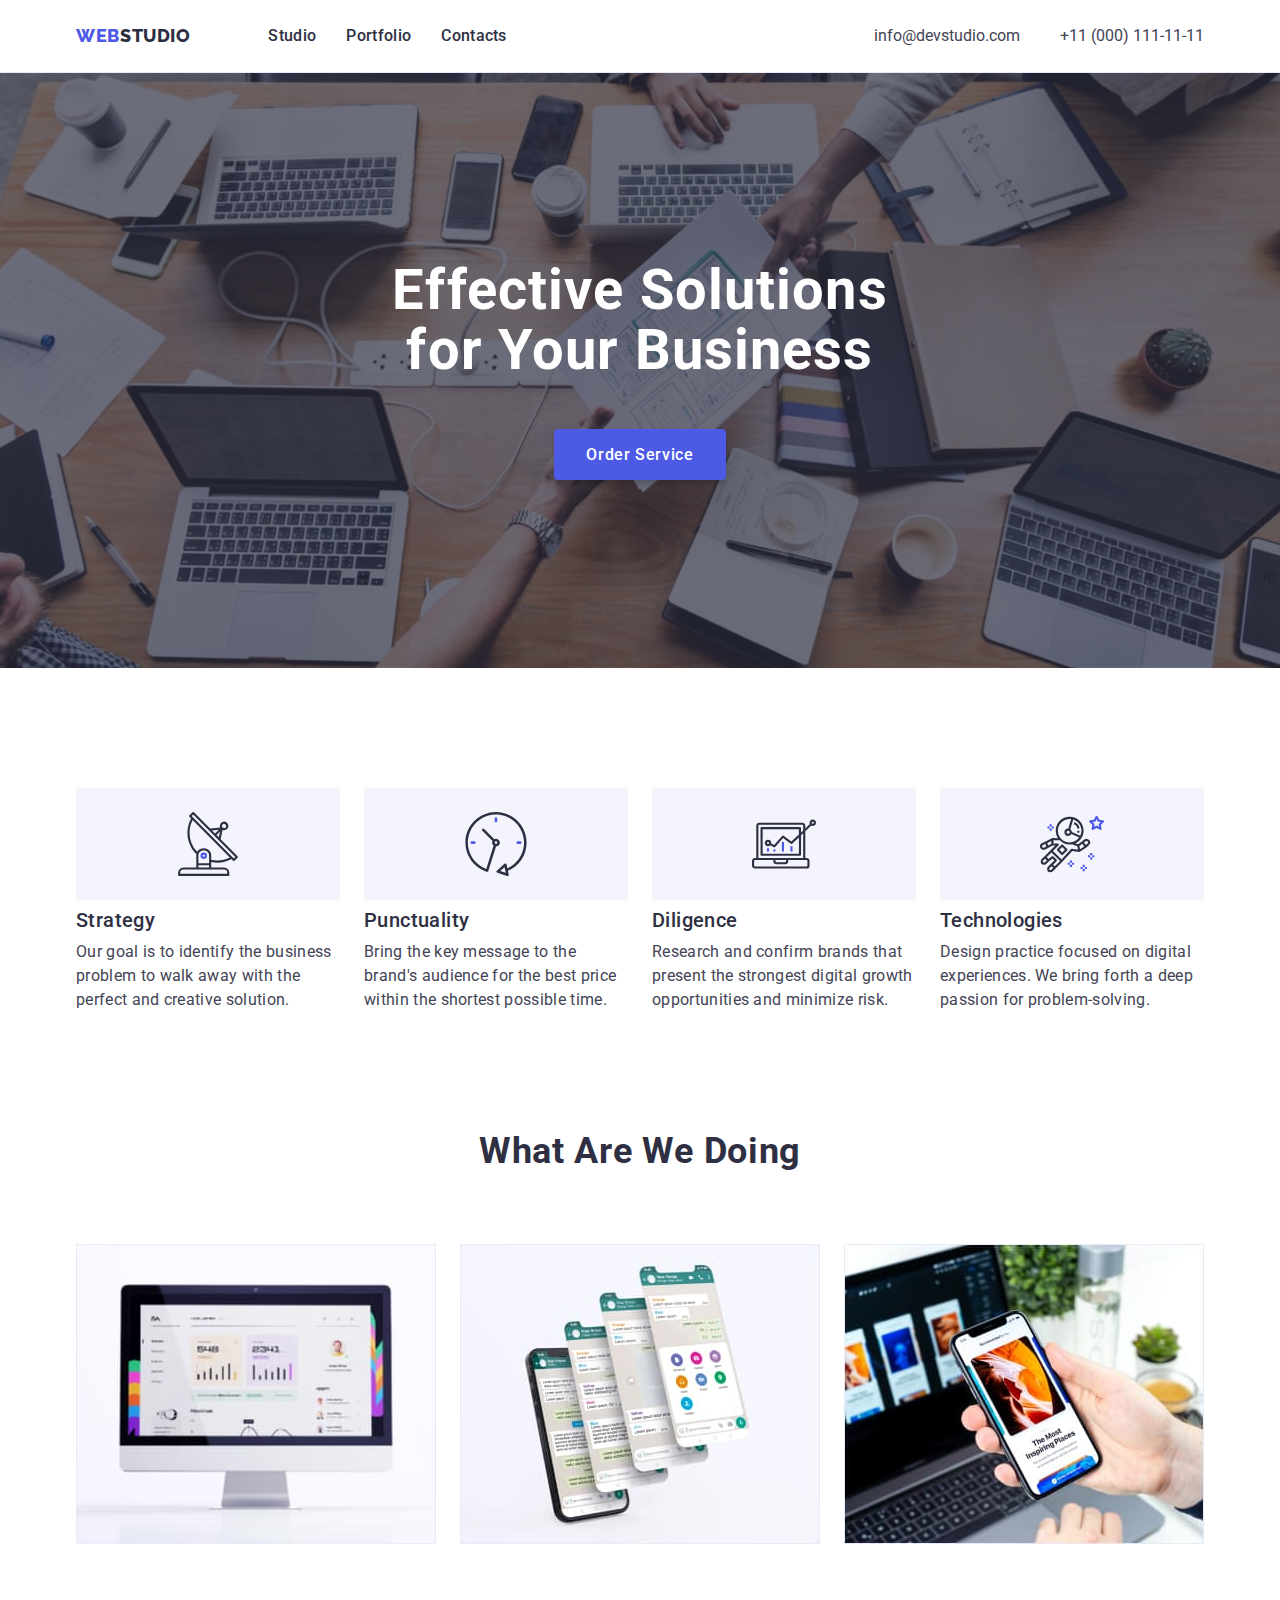
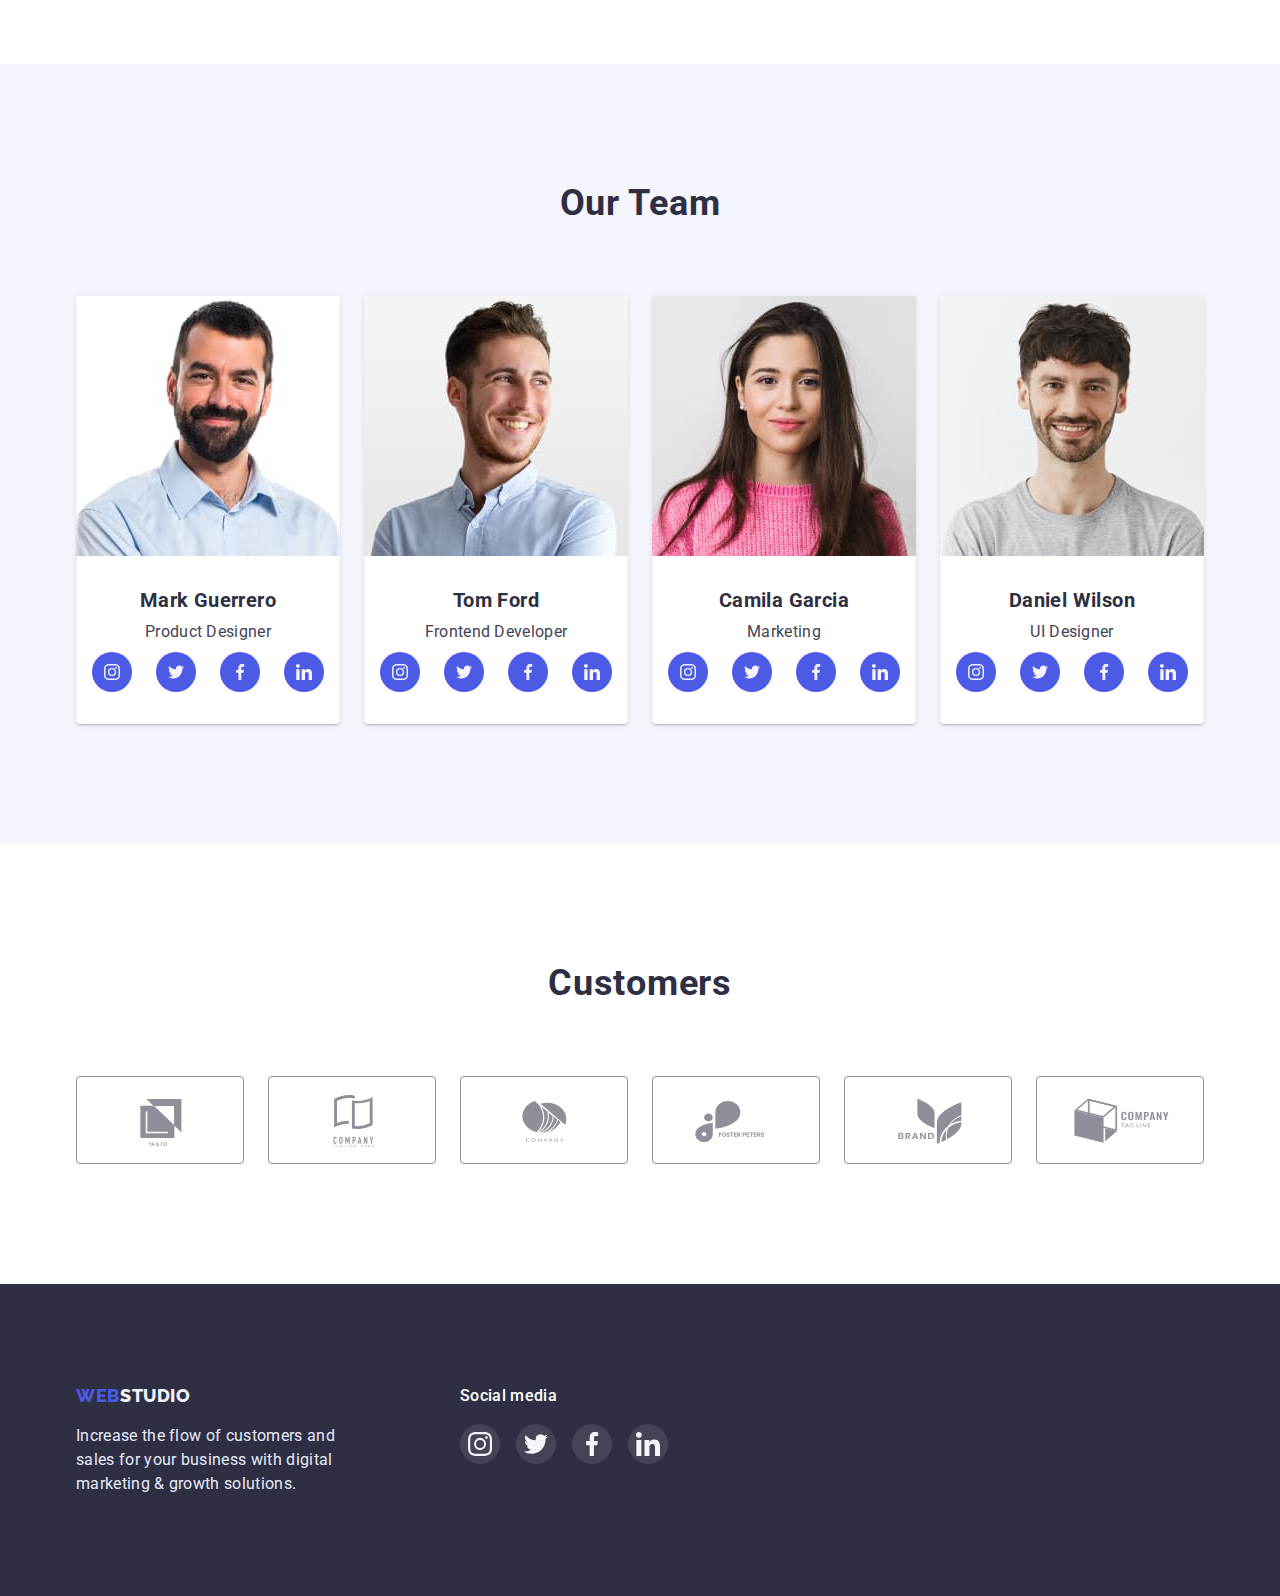
<file: index.html>
<!DOCTYPE html>
<html lang="en">
  <head>
    <meta charset="UTF-8" />
    <meta http-equiv="X-UA-Compatible" content="IE=edge" />
    <meta name="viewport" content="width=device-width, initial-scale=1.0" />
    <title>Web Studio</title>
    <link rel="preconnect" href="https://fonts.googleapis.com" />
    <link rel="preconnect" href="https://fonts.gstatic.com" crossorigin />
    <link
      href="https://fonts.googleapis.com/css2?family=Raleway:wght@800&family=Roboto:wght@400;500;700&display=swap"
      rel="stylesheet"
    />
    <link
      rel="stylesheet"
      href="https://cdnjs.cloudflare.com/ajax/libs/modern-normalize/1.1.0/modern-normalize.min.css"
    />
    <link rel="stylesheet" href="./css/styles.css" />
  </head>
  <body>
    <!-- Header -->
    <header class="header">
      <div class="container header-container">
        <nav class="header-navigation">
          <a class="logo-link link" href="./index.html">
            <span>WEB</span>
            <span class="header-logo-black">STUDIO</span>
          </a>

          <ul class="header-list list">
            <li class="header-item">
              <a class="header-link link" href="./index.html">Studio</a>
            </li>
            <li class="header-item">
              <a class="header-link link" href="./portfolio.html">Portfolio</a>
            </li>
            <li class="header-item">
              <a class="header-link link" href="">Contacts</a>
            </li>
          </ul>
        </nav>

        <ul class="header-contacts list">
          <li>
            <a class="header-mail link" href="mailto:info@devstudio.com"
              >info@devstudio.com</a
            >
          </li>
          <li>
            <a class="header-tel link" href="tel:+110001111111"
              >+11 (000) 111-11-11</a
            >
          </li>
        </ul>
      </div>
    </header>

    <!-- Main content -->
    <main>
      <!-- Hero section -->
      <section class="hero section">
        <div class="container">
          <h1 class="hero-title">Effective Solutions for Your Business</h1>
          <button class="hero-btn" type="button">Order Service</button>
        </div>
      </section>

      <!-- Features section -->
      <section class="features section">
        <div class="container">
          <h2 class="visually-hidden">Features</h2>
          <ul class="features-list list">
            <li class="features-item">
              <div class="features-bg">
                <svg class="features-icon" width="64" height="64">
                  <use href="./images/icons.svg#icon-antenna"></use>
                </svg>
              </div>
              <h3 class="features-headers">Strategy</h3>
              <p class="features-text">
                Our goal is to identify the business problem to walk away with
                the perfect and creative solution.
              </p>
            </li>
            <li class="features-item">
              <div class="features-bg">
                <svg class="features-icon" width="64" height="64">
                  <use href="./images/icons.svg#icon-clock"></use>
                </svg>
              </div>
              <h3 class="features-headers">Punctuality</h3>
              <p class="features-text">
                Bring the key message to the brand's audience for the best price
                within the shortest possible time.
              </p>
            </li>
            <li class="features-item">
              <div class="features-bg">
                <svg class="features-icon" width="64" height="64">
                  <use href="./images/icons.svg#icon-diagram"></use>
                </svg>
              </div>
              <h3 class="features-headers">Diligence</h3>
              <p class="features-text">
                Research and confirm brands that present the strongest digital
                growth opportunities and minimize risk.
              </p>
            </li>
            <li class="features-item">
              <div class="features-bg">
                <svg class="features-icon" width="64" height="64">
                  <use href="./images/icons.svg#icon-astronaut"></use>
                </svg>
              </div>
              <h3 class="features-headers">Technologies</h3>
              <p class="features-text">
                Design practice focused on digital experiences. We bring forth a
                deep passion for problem-solving.
              </p>
            </li>
          </ul>
        </div>
      </section>

      <!-- Offer section -->
      <section class="offer section">
        <div class="container">
          <h2 class="offer-title">What are we doing</h2>
          <ul class="offer-list list">
            <li class="offer-item">
              <img src="./images/web.jpg" alt="Web Version" width="360" />
            </li>
            <li class="offer-item">
              <img src="./images/mob.jpg" alt="Mobile Version" width="360" />
            </li>
            <li class="offer-item">
              <img src="./images/adaptive.jpg" alt="Adaptive" width="360" />
            </li>
          </ul>
        </div>
      </section>

      <!-- Team section -->
      <section class="team section">
        <div class="container">
          <h2 class="team-title">Our Team</h2>
          <ul class="team-list list">
            <li class="team-item">
              <img
                class="team-photo"
                src="./images/team_1.jpg"
                alt="Player 1"
                width="264"
              />
              <div class="team-under-photo">
                <h3 class="team-names">Mark Guerrero</h3>
                <p class="team-text">Product Designer</p>
                <ul class="member-soc-list list">
                  <li class="member-soc-item">
                    <a href="" class="member-soc-link link">
                      <svg class="member-soc-icon" width="16" height="16">
                        <use href="./images/icons.svg#icon-instagram"></use>
                      </svg>
                    </a>
                  </li>
                  <li class="member-soc-item">
                    <a href="" class="member-soc-link link">
                      <svg class="member-soc-icon" width="16" height="16">
                        <use href="./images/icons.svg#icon-twitter"></use>
                      </svg>
                    </a>
                  </li>
                  <li class="member-soc-item">
                    <a href="" class="member-soc-link link">
                      <svg class="member-soc-icon" width="16" height="16">
                        <use href="./images/icons.svg#icon-facebook"></use>
                      </svg>
                    </a>
                  </li>
                  <li class="member-soc-item">
                    <a href="" class="member-soc-link link">
                      <svg class="member-soc-icon" width="16" height="16">
                        <use href="./images/icons.svg#icon-linkedin"></use>
                      </svg>
                    </a>
                  </li>
                </ul>
              </div>
            </li>
            <li class="team-item">
              <img
                class="team-photo"
                src="./images/team_2.jpg"
                alt="Player 2"
                width="264"
              />
              <div class="team-under-photo">
                <h3 class="team-names">Tom Ford</h3>
                <p class="team-text">Frontend Developer</p>
                <ul class="member-soc-list list">
                  <li class="member-soc-item">
                    <a href="" class="member-soc-link link">
                      <svg class="member-soc-icon" width="16" height="16">
                        <use href="./images/icons.svg#icon-instagram"></use>
                      </svg>
                    </a>
                  </li>
                  <li class="member-soc-item">
                    <a href="" class="member-soc-link link">
                      <svg class="member-soc-icon" width="16" height="16">
                        <use href="./images/icons.svg#icon-twitter"></use>
                      </svg>
                    </a>
                  </li>
                  <li class="member-soc-item">
                    <a href="" class="member-soc-link link">
                      <svg class="member-soc-icon" width="16" height="16">
                        <use href="./images/icons.svg#icon-facebook"></use>
                      </svg>
                    </a>
                  </li>
                  <li class="member-soc-item">
                    <a href="" class="member-soc-link link">
                      <svg class="member-soc-icon" width="16" height="16">
                        <use href="./images/icons.svg#icon-linkedin"></use>
                      </svg>
                    </a>
                  </li>
                </ul>
              </div>
            </li>
            <li class="team-item">
              <img
                class="team-photo"
                src="./images/team_3.jpg"
                alt="Player 3"
                width="264"
              />
              <div class="team-under-photo">
                <h3 class="team-names">Camila Garcia</h3>
                <p class="team-text">Marketing</p>
                <ul class="member-soc-list list">
                  <li class="member-soc-item">
                    <a href="" class="member-soc-link link">
                      <svg class="member-soc-icon" width="16" height="16">
                        <use href="./images/icons.svg#icon-instagram"></use>
                      </svg>
                    </a>
                  </li>
                  <li class="member-soc-item">
                    <a href="" class="member-soc-link link">
                      <svg class="member-soc-icon" width="16" height="16">
                        <use href="./images/icons.svg#icon-twitter"></use>
                      </svg>
                    </a>
                  </li>
                  <li class="member-soc-item">
                    <a href="" class="member-soc-link link">
                      <svg class="member-soc-icon" width="16" height="16">
                        <use href="./images/icons.svg#icon-facebook"></use>
                      </svg>
                    </a>
                  </li>
                  <li class="member-soc-item">
                    <a href="" class="member-soc-link link">
                      <svg class="member-soc-icon" width="16" height="16">
                        <use href="./images/icons.svg#icon-linkedin"></use>
                      </svg>
                    </a>
                  </li>
                </ul>
              </div>
            </li>
            <li class="team-item">
              <img
                class="team-photo"
                src="./images/team_4.jpg"
                alt="Player 4"
                width="264"
              />
              <div class="team-under-photo">
                <h3 class="team-names">Daniel Wilson</h3>
                <p class="team-text">UI Designer</p>
                <ul class="member-soc-list list">
                  <li class="member-soc-item">
                    <a href="" class="member-soc-link link">
                      <svg class="member-soc-icon" width="16" height="16">
                        <use href="./images/icons.svg#icon-instagram"></use>
                      </svg>
                    </a>
                  </li>
                  <li class="member-soc-item">
                    <a href="" class="member-soc-link link">
                      <svg class="member-soc-icon" width="16" height="16">
                        <use href="./images/icons.svg#icon-twitter"></use>
                      </svg>
                    </a>
                  </li>
                  <li class="member-soc-item">
                    <a href="" class="member-soc-link link">
                      <svg class="member-soc-icon" width="16" height="16">
                        <use href="./images/icons.svg#icon-facebook"></use>
                      </svg>
                    </a>
                  </li>
                  <li class="member-soc-item">
                    <a href="" class="member-soc-link link">
                      <svg class="member-soc-icon" width="16" height="16">
                        <use href="./images/icons.svg#icon-linkedin"></use>
                      </svg>
                    </a>
                  </li>
                </ul>
              </div>
            </li>
          </ul>
        </div>
      </section>
    </main>

    <!-- Customers section -->

    <section class="customers section">
      <div class="container">
        <h2 class="customers-title">Customers</h2>
        <ul class="customers-list list">
          <li class="customers-item">
            <a href="" class="customers-link link">
              <svg class="customers-icon" width="104" height="56">
                <use href="./images/icons.svg#icon-client1"></use>
              </svg>
            </a>
          </li>
          <li class="customers-item">
            <a href="" class="customers-link link">
              <svg class="customers-icon" width="104" height="56">
                <use href="./images/icons.svg#icon-client2"></use>
              </svg>
            </a>
          </li>
          <li class="customers-item">
            <a href="" class="customers-link link">
              <svg class="customers-icon" width="104" height="56">
                <use href="./images/icons.svg#icon-client3"></use>
              </svg>
            </a>
          </li>
          <li class="customers-item">
            <a href="" class="customers-link link">
              <svg class="customers-icon" width="104" height="56">
                <use href="./images/icons.svg#icon-client4"></use>
              </svg>
            </a>
          </li>
          <li class="customers-item">
            <a href="" class="customers-link link">
              <svg class="customers-icon" width="104" height="56">
                <use href="./images/icons.svg#icon-client5"></use>
              </svg>
            </a>
          </li>
          <li class="customers-item">
            <a href="" class="customers-link link">
              <svg class="customers-icon" width="104" height="56">
                <use href="./images/icons.svg#icon-client6"></use>
              </svg>
            </a>
          </li>
        </ul>
      </div>
    </section>

    <!-- Footer -->
    <footer class="footer section">
      <div class="container footer-blocks">
        <div class="footer-content">
          <a class="logo-link link" href="./index.html">
            <span>WEB</span>
            <span class="footer-logo-white">STUDIO</span>
          </a>
          <p class="footer-text">
            Increase the flow of customers and sales for your business with
            digital marketing & growth solutions.
          </p>
        </div>
        <div class="footer-soc">
          <h4 class="footer-title-soc">Social media</h4>
          <ul class="footer-soc-list list">
            <li class="footer-soc-item">
              <a href="" class="footer-soc-link link">
                <svg class="footer-soc-icon" width="24" height="24">
                  <use href="./images/icons.svg#icon-instagram"></use>
                </svg>
              </a>
            </li>
            <li class="footer-soc-item">
              <a href="" class="footer-soc-link link">
                <svg class="footer-soc-icon" width="24" height="24">
                  <use href="./images/icons.svg#icon-twitter"></use>
                </svg>
              </a>
            </li>
            <li class="footer-soc-item">
              <a href="" class="footer-soc-link link">
                <svg class="footer-soc-icon" width="24" height="24">
                  <use href="./images/icons.svg#icon-facebook"></use>
                </svg>
              </a>
            </li>
            <li class="footer-soc-item">
              <a href="" class="footer-soc-link link">
                <svg class="footer-soc-icon" width="24" height="24">
                  <use href="./images/icons.svg#icon-linkedin"></use>
                </svg>
              </a>
            </li>
          </ul>
        </div>
      </div>
    </footer>
  </body>
</html>
</file>
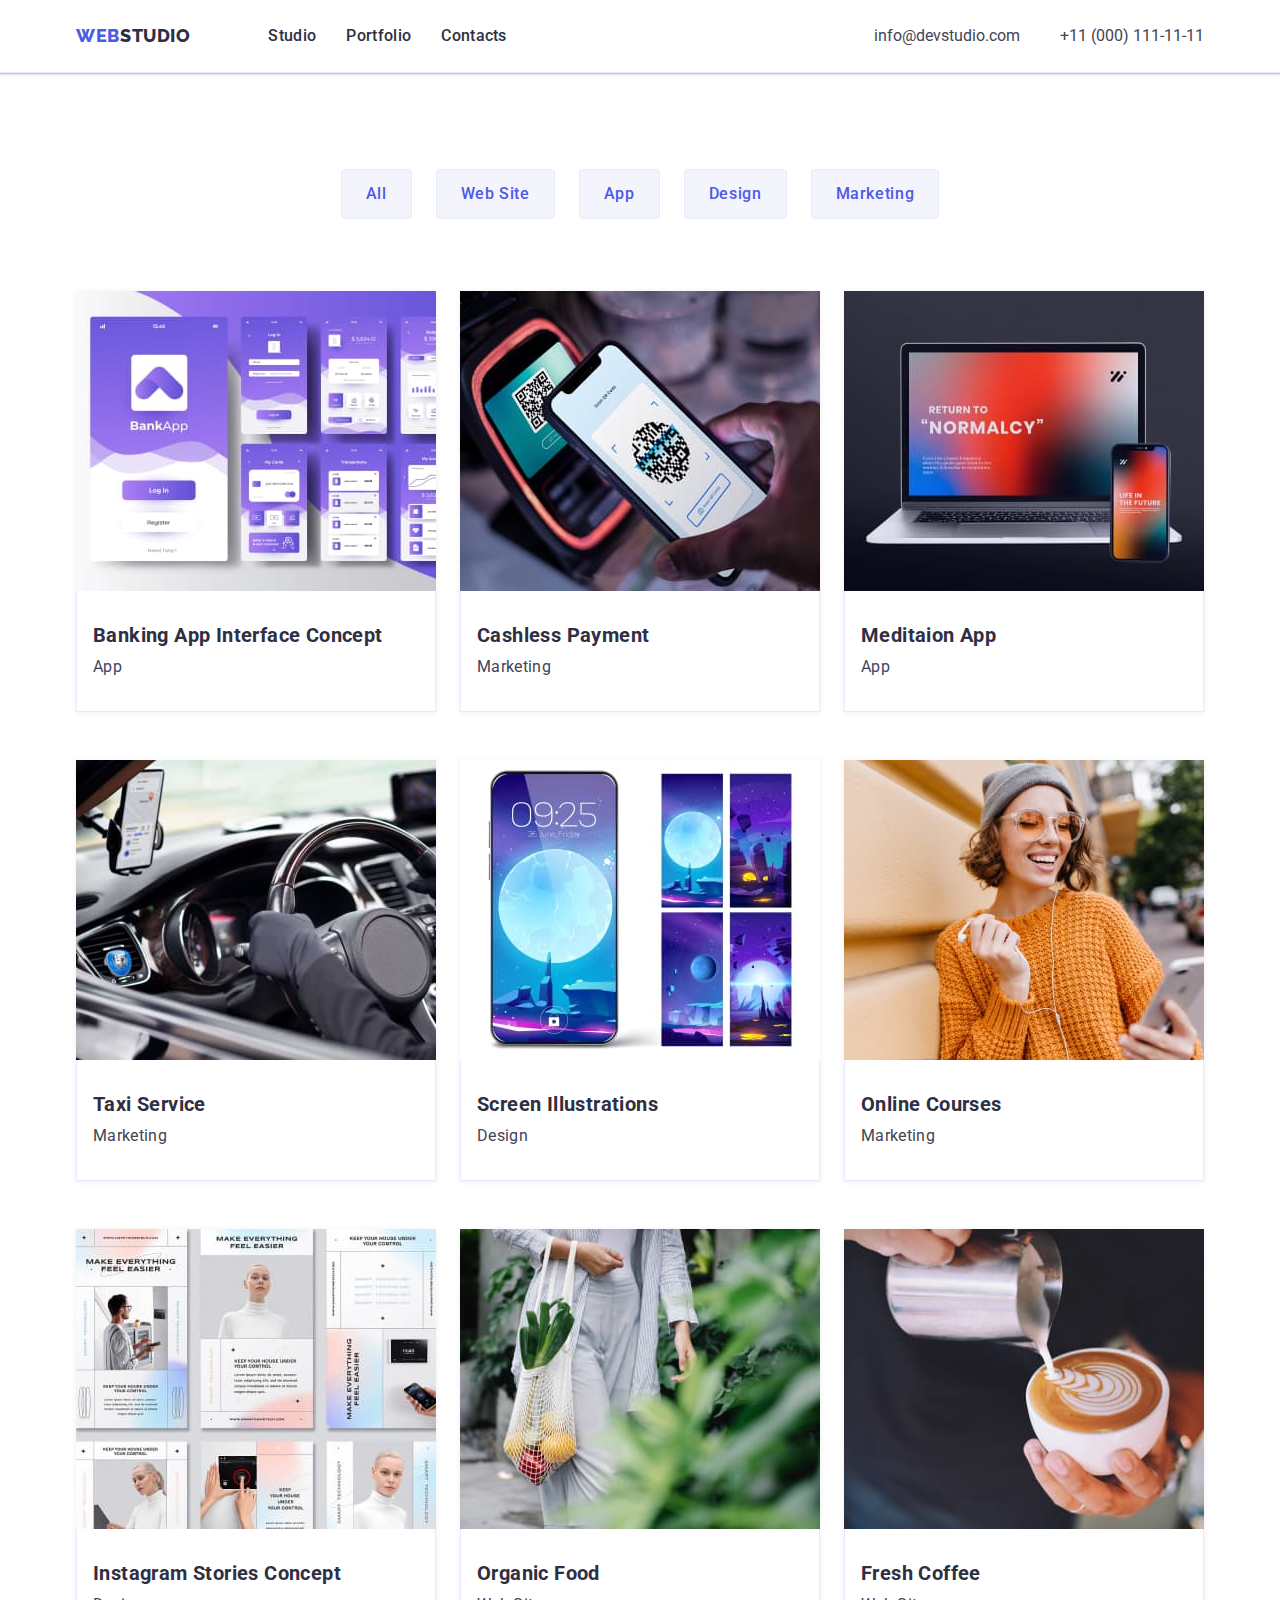
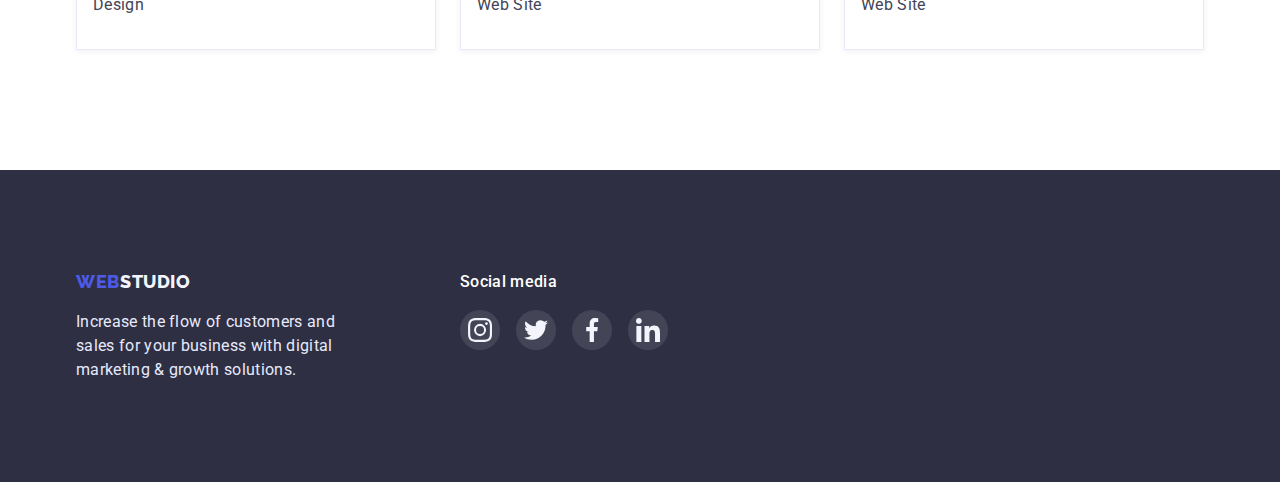
<file: portfolio.html>
<!DOCTYPE html>
<html lang="en">
  <head>
    <meta charset="UTF-8" />
    <meta http-equiv="X-UA-Compatible" content="IE=edge" />
    <meta name="viewport" content="width=device-width, initial-scale=1.0" />
    <title>Web Studio</title>

    <link rel="preconnect" href="https://fonts.googleapis.com" />
    <link rel="preconnect" href="https://fonts.gstatic.com" crossorigin />
    <link
      href="https://fonts.googleapis.com/css2?family=Raleway:wght@800&family=Roboto:wght@400;500;700&display=swap"
      rel="stylesheet"
    />
    <link
      rel="stylesheet"
      href="https://cdnjs.cloudflare.com/ajax/libs/modern-normalize/1.1.0/modern-normalize.min.css"
    />
    <link rel="stylesheet" href="./css/styles.css" />
  </head>
  <body>
    <!-- Header -->
    <header class="header">
      <div class="container header-container">
        <nav class="header-navigation">
          <a class="logo-link link" href="./index.html">
            <span>WEB</span>
            <span class="header-logo-black">STUDIO</span>
          </a>

          <ul class="header-list list">
            <li class="header-item">
              <a class="header-link link" href="./index.html">Studio</a>
            </li>
            <li class="header-item">
              <a class="header-link link" href="./portfolio.html">Portfolio</a>
            </li>
            <li class="header-item">
              <a class="header-link link" href="">Contacts</a>
            </li>
          </ul>
        </nav>

        <ul class="header-contacts list">
          <li>
            <a class="header-mail link" href="mailto:info@devstudio.com">
              info@devstudio.com
            </a>
          </li>
          <li>
            <a class="header-tel link" href="tel:+110001111111">
              +11 (000) 111-11-11
            </a>
          </li>
        </ul>
      </div>
    </header>

    <!-- Main content -->
    <main>
      <section class="portfolio section">
        <div class="container">
          <h1 class="visually-hidden">Portfolio</h1>
          <ul class="portfolio-filter list">
            <li>
              <button class="portfolio-filter-btn" type="button">All</button>
            </li>
            <li>
              <button class="portfolio-filter-btn" type="button">
                Web Site
              </button>
            </li>
            <li>
              <button class="portfolio-filter-btn" type="button">App</button>
            </li>
            <li>
              <button class="portfolio-filter-btn" type="button">Design</button>
            </li>
            <li>
              <button class="portfolio-filter-btn" type="button">
                Marketing
              </button>
            </li>
          </ul>

          <ul class="portfolio-examples-list list">
            <li class="portfolio-examples-item">
              <a class="portfolio-item-link link" href="">
                <img
                  src="./images/portfolio/img1.jpg"
                  alt="Banking App Interface Concept"
                  width="360"
                />
                <div class="portfolio-box">
                  <h2 class="portfolio-examples-title">
                    Banking App Interface Concept
                  </h2>
                  <p class="portfolio-examples-text">App</p>
                </div>
              </a>
            </li>
            <li class="portfolio-examples-item">
              <a class="portfolio-item-link link" href="">
                <img
                  src="./images/portfolio/img2.jpg"
                  alt="Cashless Payment"
                  width="360"
                />
                <div class="portfolio-box">
                  <h2 class="portfolio-examples-title">Cashless Payment</h2>
                  <p class="portfolio-examples-text">Marketing</p>
                </div>
              </a>
            </li>
            <li class="portfolio-examples-item">
              <a class="portfolio-item-link link" href="">
                <img
                  src="./images/portfolio/img3.jpg"
                  alt="Meditaion App"
                  width="360"
                />
                <div class="portfolio-box">
                  <h2 class="portfolio-examples-title">Meditaion App</h2>
                  <p class="portfolio-examples-text">App</p>
                </div>
              </a>
            </li>
            <li class="portfolio-examples-item">
              <a class="portfolio-item-link link" href="">
                <img
                  src="./images/portfolio/img4.jpg"
                  alt="Taxi Service"
                  width="360"
                />
                <div class="portfolio-box">
                  <h2 class="portfolio-examples-title">Taxi Service</h2>
                  <p class="portfolio-examples-text">Marketing</p>
                </div>
              </a>
            </li>
            <li class="portfolio-examples-item">
              <a class="portfolio-item-link link" href="">
                <img
                  src="./images/portfolio/img5.jpg"
                  alt="Screen Illustrations"
                  width="360"
                />
                <div class="portfolio-box">
                  <h2 class="portfolio-examples-title">Screen Illustrations</h2>
                  <p class="portfolio-examples-text">Design</p>
                </div>
              </a>
            </li>
            <li class="portfolio-examples-item">
              <a class="portfolio-item-link link" href="">
                <img
                  src="./images/portfolio/img6.jpg"
                  alt="Online Courses"
                  width="360"
                />
                <div class="portfolio-box">
                  <h2 class="portfolio-examples-title">Online Courses</h2>
                  <p class="portfolio-examples-text">Marketing</p>
                </div>
              </a>
            </li>
            <li class="portfolio-examples-item">
              <a class="portfolio-item-link link" href="">
                <img
                  src="./images/portfolio/img7.jpg"
                  alt="Instagram Stories Concept"
                  width="360"
                />
                <div class="portfolio-box">
                  <h2 class="portfolio-examples-title">
                    Instagram Stories Concept
                  </h2>
                  <p class="portfolio-examples-text">Design</p>
                </div>
              </a>
            </li>
            <li class="portfolio-examples-item">
              <a class="portfolio-item-link link" href="">
                <img
                  src="./images/portfolio/img8.jpg"
                  alt="Organic Food"
                  width="360"
                />
                <div class="portfolio-box">
                  <h2 class="portfolio-examples-title">Organic Food</h2>
                  <p class="portfolio-examples-text">Web Site</p>
                </div>
              </a>
            </li>
            <li class="portfolio-examples-item">
              <a class="portfolio-item-link link" href="">
                <img
                  src="./images/portfolio/img9.jpg"
                  alt="Fresh Coffee"
                  width="360"
                />
                <div class="portfolio-box">
                  <h2 class="portfolio-examples-title">Fresh Coffee</h2>
                  <p class="portfolio-examples-text">Web Site</p>
                </div>
              </a>
            </li>
          </ul>
        </div>
      </section>
    </main>

    <!-- Footer -->
    <footer class="footer section">
      <div class="container footer-blocks">
        <div class="footer-content">
          <a class="logo-link link" href="./index.html">
            <span>WEB</span>
            <span class="footer-logo-white">STUDIO</span>
          </a>
          <p class="footer-text">
            Increase the flow of customers and sales for your business with
            digital marketing & growth solutions.
          </p>
        </div>
        <div class="footer-soc">
          <h4 class="footer-title-soc">Social media</h4>
          <ul class="footer-soc-list list">
            <li class="footer-soc-item">
              <a href="" class="footer-soc-link link">
                <svg class="footer-soc-icon" width="24" height="24">
                  <use href="./images/icons.svg#icon-instagram"></use>
                </svg>
              </a>
            </li>
            <li class="footer-soc-item">
              <a href="" class="footer-soc-link link">
                <svg class="footer-soc-icon" width="24" height="24">
                  <use href="./images/icons.svg#icon-twitter"></use>
                </svg>
              </a>
            </li>
            <li class="footer-soc-item">
              <a href="" class="footer-soc-link link">
                <svg class="footer-soc-icon" width="24" height="24">
                  <use href="./images/icons.svg#icon-facebook"></use>
                </svg>
              </a>
            </li>
            <li class="footer-soc-item">
              <a href="" class="footer-soc-link link">
                <svg class="footer-soc-icon" width="24" height="24">
                  <use href="./images/icons.svg#icon-linkedin"></use>
                </svg>
              </a>
            </li>
          </ul>
        </div>
      </div>
    </footer>
  </body>
</html>
</file>
<file: css/styles.css>
:root {
  --text-color: #434455;
  --accent-color: #4d5ae5;
  --main-color: #2e2f42;
  --primary-white-color: #ffffff;
  --minory-white-color: #f4f4fd;
  --minory-violet-color: #404bbf;
  --footer-text-color: #e7e9fc;
  --customers-color: #8e8f99;
  --bg-gradient: linear-gradient(rgba(46, 47, 66, 0.7), rgba(46, 47, 66, 0.7));
}

p,
h1,
h2,
h3,
h4 {
  margin: 0;
}

img {
  display: block;
  max-width: 100%;
  height: auto;
}

body {
  font-family: "Roboto", sans-serif;
  font-size: 16px;
  color: var(--main-color);
  background-color: var(--primary-white-color);
}

.visually-hidden {
  position: absolute;
  width: 1px;
  height: 1px;
  margin: -1px;
  border: 0;
  padding: 0;
  white-space: nowrap;
  clip-path: inset(100%);
  clip: rect(0 0 0 0);
  overflow: hidden;
}

.list {
  list-style: none;
  margin: 0;
  padding: 0;
}

.link {
  text-decoration: none;
}

.link:hover,
.link:focus {
  color: var(--accent-color);
}

.container {
  width: 1158px;
  padding-right: 15px;
  padding-left: 15px;
  margin: 0 auto;
}

.section {
  padding-top: 120px;
  padding-bottom: 120px;
}

/* HEADER */

.logo-link {
  font-family: "Raleway", sans-serif;
  font-weight: 800;
  font-size: 18px;
  line-height: 1.33;
  align-items: center;
  letter-spacing: 0.03em;
  text-transform: uppercase;
  color: var(--accent-color);
  word-spacing: -4px;
  margin-right: 78px;
}

.header-logo-black {
  color: var(--main-color);
}

.header {
  border-bottom: 1px solid var(--footer-text-color);
  box-shadow: 0px 2px 1px rgba(46, 47, 66, 0.08),
    0px 1px 1px rgba(46, 47, 66, 0.16), 0px 1px 6px rgba(46, 47, 66, 0.08);
}

.header-container {
  display: flex;
  align-items: center;
}

.header-navigation {
  display: flex;
  align-items: center;
  margin-right: auto;
}

.header-list {
  display: flex;
  gap: 30px;
}

.header-item {
}

.header-link {
  font-weight: 500;
  /* звідси забрала фонт сайз 16 */
  line-height: 1.5;
  letter-spacing: 0.02em;
  color: var(--main-color);
  display: block;
  padding-top: 24px;
  padding-bottom: 24px;
}

.header-link:focus,
.header-link:hover {
  color: var(--accent-color);
}

.header-contacts {
  display: flex;
  gap: 40px;
}

.header-mail,
.header-tel {
  color: var(--text-color);
}

/* MAIN CONTENT */
/* hero */

.hero {
  max-width: 1440px;
  margin-left: auto;
  margin-right: auto;
  background-color: var(--main-color);
  background-image: var(--bg-gradient), url(../images/hero-bg.jpg);
  background-repeat: no-repeat;
  background-position: center;
  background-size: cover;
  text-align: center;
  padding-top: 188px;
  padding-bottom: 188px;
}

.hero-title {
  font-size: 56px;
  line-height: 1.07;
  letter-spacing: 0.02em;
  color: var(--primary-white-color);
  margin-bottom: 48px;
  max-width: 496px;
  margin-left: auto;
  margin-right: auto;
}

.hero-btn {
  font-family: inherit;
  font-weight: 500;
  font-size: 16px;
  line-height: 1.19;
  letter-spacing: 0.04em;
  color: var(--primary-white-color);
  background-color: var(--accent-color);
  border: none;
  cursor: pointer;
  min-width: 170px;
  padding: 16px 32px;
  box-shadow: 0px 4px 4px rgba(0, 0, 0, 0.15);
  border-radius: 4px;
}

.hero-btn:hover,
.hero-btn:focus {
  background-color: var(--minory-violet-color);
  box-shadow: 0px 4px 4px rgba(0, 0, 0, 0.15);
}

/* features */

.features {
  flex-basis: calc ((100% - 72px) / 4);
  padding-bottom: 0;
}

.visually-hidden {
}

.features-list {
  display: flex;
  gap: 24px;
}

.features-item {
}

.features-bg {
  width: 264px;
  height: 112px;
  background-color: var(--minory-white-color);
  display: flex;
  align-items: center;
  justify-content: center;
  margin-bottom: 8px;
}

.features-headers {
  font-weight: 500;
  font-size: 20px;
  line-height: 1.2;
  letter-spacing: 0.02em;
  margin-bottom: 8px;
}

.features-text {
  line-height: 1.5;
  letter-spacing: 0.02em;
  color: var(--text-color);
  min-width: 264px;
}

/* offer section */

.offer {
}

.offer-title {
  font-weight: 700;
  font-size: 36px;
  line-height: 1.11;
  text-align: center;
  letter-spacing: 0.02em;
  text-transform: capitalize;
  margin-bottom: 72px;
}

.offer-list {
  display: flex;
  gap: 24px;
}

.offer-item {
  width: calc((100% - 48px) / 3);
}

/* team section */

.team {
  background-color: var(--minory-white-color);
}

.team-title {
  font-size: 36px;
  line-height: 1.11;
  text-align: center;
  letter-spacing: 0.02em;
  text-transform: capitalize;
  margin-bottom: 72px;
}

.team-list {
  display: flex;
  gap: 24px;
}

.team-photo {
  /* margin-bottom: 32px; */
}

.team-item {
  background-color: var(--primary-white-color);
  width: calc((100% - 72px) / 4);
  box-shadow: 0px 1px 6px rgba(46, 47, 66, 0.08),
    0px 1px 1px rgba(46, 47, 66, 0.16), 0px 2px 1px rgba(46, 47, 66, 0.08);
  border-radius: 0px 0px 4px 4px;
  /* padding-bottom: 32px; */
}

.team-under-photo {
  padding: 32px 16px;
}

.team-names {
  font-size: 20px;
  line-height: 1.2;
  text-align: center;
  letter-spacing: 0.02em;
  margin-bottom: 8px;
}

.team-text {
  line-height: 1.5;
  text-align: center;
  letter-spacing: 0.02em;
  color: var(--text-color);
  margin-bottom: 8px;
}

.member-soc-list {
  display: flex;
  justify-content: center;
  gap: 24px;
}

.member-soc-item {
  width: 40px;
  height: 40px;
}

.member-soc-link {
  width: 100%;
  height: 100%;
  background-color: var(--accent-color);
  border-radius: 50%;
  display: flex;
  align-items: center;
  justify-content: center;
}

.member-soc-link:hover,
.member-soc-link:focus {
  background-color: var(--minory-violet-color);
}

.member-soc-icon {
  fill: var(--minory-white-color);
}

/* Customers */

.customers {
}

.customers-title {
  font-size: 36px;
  line-height: 1.11;
  text-align: center;
  letter-spacing: 0.02em;
  text-transform: capitalize;
  margin-bottom: 72px;
}

.customers-list {
  display: flex;
  gap: 24px;
}

.customers-item {
  width: calc((100% - 120px) / 6);
  height: 88px;
}

.customers-link {
  width: 100%;
  height: 100%;
  border: 1px solid var(--customers-color);
  border-radius: 4px;
  display: flex;
  align-items: center;
  justify-content: center;
  color: var(--customers-color);
}

.customers-link:hover,
.customers-link:focus {
  border-color: var(--minory-violet-color);
  color: var(--minory-violet-color);
}

.customers-icon {
  fill: currentColor;
}

/* FOOTER */

.footer {
  background-color: var(--main-color);
  padding-top: 100px;
  padding-bottom: 100px;
  display: flex;
}

.footer-blocks {
  display: flex;
}

.footer-content {
  margin-right: 120px;
}

.footer-logo-white {
  color: var(--minory-white-color);
}

.footer-text {
  line-height: 1.5;
  letter-spacing: 0.02em;
  color: var(--footer-text-color);
  width: 264px;
  margin-top: 16px;
}

.footer-soc {
}

.footer-title-soc {
  font-weight: 500;
  font-size: 16px;
  line-height: 1.5;
  letter-spacing: 0.02em;
  color: #ffffff;
}

.footer-soc-list {
  display: flex;
  justify-content: left;
  gap: 16px;
  margin-top: 16px;
}

.footer-soc-item {
  width: 40px;
  height: 40px;
}
.footer-soc-link {
  width: 100%;
  height: 100%;
  /* background-color: var(--accent-color); */
  background: rgba(255, 255, 255, 0.1);
  border-radius: 50%;
  display: flex;
  align-items: center;
  justify-content: center;
}

.footer-soc-link:hover,
.footer-soc-link:focus {
  background-color: #31d0aa;
}

.footer-soc-icon {
  fill: var(--minory-white-color);
}

/* PORTFOLIO */

/* main */

.portfolio {
  padding-top: 96px;
}

.visually-hidden {
}

.portfolio-filter {
  margin-bottom: 72px;
  display: flex;
  gap: 24px;
  justify-content: center;
}

.portfolio-filter-btn {
  font-family: inherit;
  font-weight: 500;
  font-size: 16px;
  line-height: 1.5;
  text-align: center;
  letter-spacing: 0.04em;
  color: var(--accent-color);
  background-color: var(--minory-white-color);
  border: none;
  cursor: pointer;
  border: 1px solid var(--footer-text-color);
  border-radius: 4px;
  padding: 12px 24px;
}

.portfolio-filter-btn:hover,
.portfolio-filter-btn:focus {
  color: var(--primary-white-color);
  background-color: var(--accent-color);
  border-color: transparent;
  box-shadow: 0px 3px 1px rgba(0, 0, 0, 0.1), 0px 2px 1px rgba(0, 0, 0, 0.08),
    0px 2px 2px rgba(0, 0, 0, 0.12);
  border-radius: 4px;
}

.portfolio-examples-list {
  display: flex;
  flex-wrap: wrap;
  column-gap: 24px;
  row-gap: 48px;
}

.portfolio-box {
  border: 1px solid var(--footer-text-color);
  border-top-width: 0px;
  padding: 32px 16px;
}

.portfolio-examples-item {
  flex-basis: calc((100% - 48px) / 3);
}

.portfolio-item-link {
  display: block;
  box-shadow: 0px 1px 6px rgba(46, 47, 66, 0.08);
}

.portfolio-item-link:hover,
.portfolio-item-link:focus {
  box-shadow: 0px 1px 6px rgba(46, 47, 66, 0.08),
    0px 1px 1px rgba(46, 47, 66, 0.16), 0px 2px 1px rgba(46, 47, 66, 0.08);
}

.portfolio-examples-title {
  font-size: 20px;
  line-height: 1.2;
  letter-spacing: 0.02em;
  color: var(--main-color);
}

.portfolio-examples-text {
  line-height: 1.5;
  letter-spacing: 0.02em;
  color: var(--text-color);
  margin-top: 8px;
}
</file>
